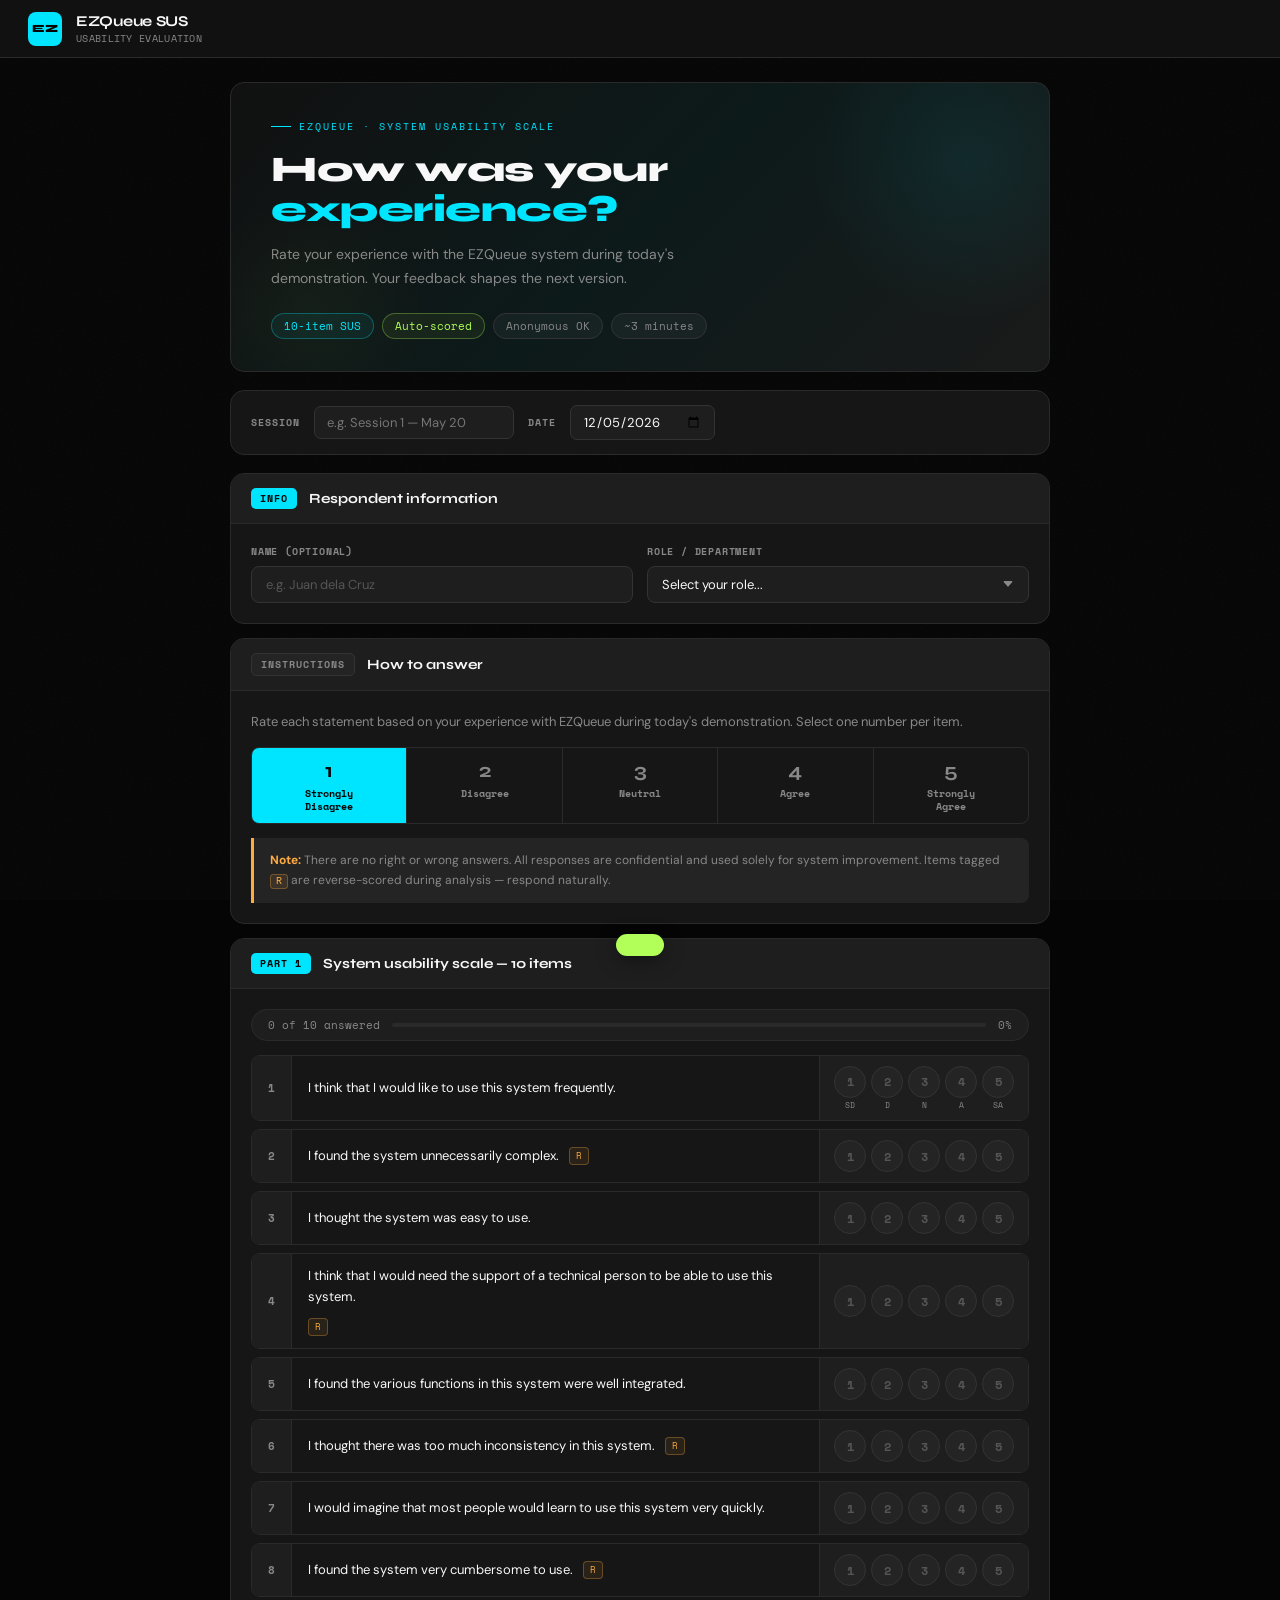
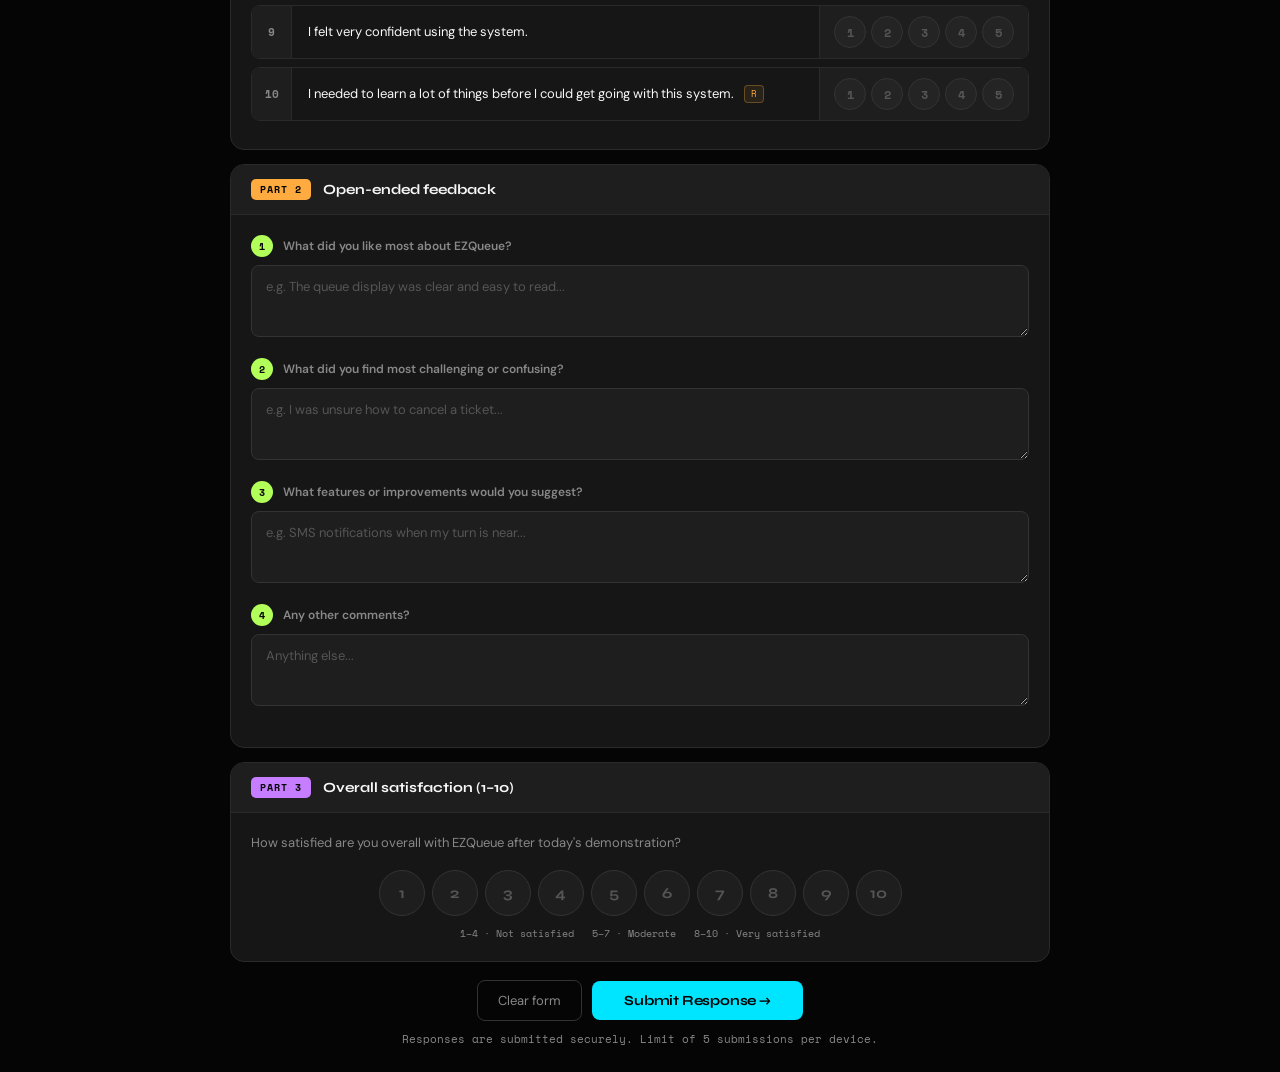
<file: public/index.html>
<!DOCTYPE html>
<html lang="en">
<head>
<meta charset="UTF-8">
<meta name="viewport" content="width=device-width, initial-scale=1.0">
<title>EZQueue — System Usability Scale</title>
<link rel="icon" type="image/png" href="ic_launcher.png" />
<link href="https://fonts.googleapis.com/css2?family=Syne:wght@400;500;600;700;800&family=Space+Mono:wght@400;700&family=DM+Sans:wght@300;400;500;600&display=swap" rel="stylesheet">
<link rel="stylesheet" href="survey.css">
<script src="survey.js" defer></script>
</head>
<body>
<div class="app">

<!-- TOP BAR -->
<div class="topbar">
  <div class="topbar-left">
    <div class="logo-sq">EZ</div>
    <div>
      <div class="brand">EZQueue SUS</div>
      <div class="brand-sub">USABILITY EVALUATION</div>
    </div>
  </div>
</div>

<!-- ═══════════════════ FORM VIEW ═══════════════════ -->
<div class="view active" id="view-form">

  <!-- HERO -->
  <div class="hero">
    <div class="hero-eyebrow">EZQueue · System Usability Scale</div>
    <h1>How was your<br><span>experience?</span></h1>
    <p>Rate your experience with the EZQueue system during today's demonstration. Your feedback shapes the next version.</p>
    <div class="hero-chips">
      <span class="chip c-cyan">10-item SUS</span>
      <span class="chip c-lime">Auto-scored</span>
      <span class="chip">Anonymous OK</span>
      <span class="chip">~3 minutes</span>
    </div>
  </div>

  <!-- SESSION BAR -->
  <div class="session-bar">
    <label>Session</label>
    <input type="text" id="session-name" class="session-name-input" placeholder="e.g. Session 1 — May 20">
    <label>Date</label>
    <input type="date" id="session-date" class="session-date-input">
    <div class="spacer"></div>
  </div>

  <!-- THANK YOU STATE -->
  <div id="thank-you">
    <div class="ty-icon">✓</div>
    <div class="ty-title">Response recorded</div>
    <div class="ty-sub">Thank you for your time. Your feedback has been saved and will be used to improve EZQueue before the next release.</div>
    <button class="btn-primary" onclick="resetForm()">Start next respondent →</button>
  </div>

  <!-- FORM BODY -->
  <div id="form-body">

    <!-- RESPONDENT INFO -->
    <div class="form-card">
      <div class="form-card-head">
        <span class="part-tag">Info</span>
        <h3>Respondent information</h3>
      </div>
      <div class="form-card-body">
        <div class="info-grid">
          <div class="field"><label>Name (optional)</label><input type="text" id="r-name" placeholder="e.g. Juan dela Cruz"></div>
          <div class="field">
            <label>Role / department</label>
            <select id="r-role" required>
              <option value="" disabled selected>Select your role...</option>
              <option value="Clients(Students, Staff, Alumni, Visitors)">Clients(Students, Staff, Alumni, Visitors)</option>
              <option value="Teller/Staff">Teller/Staff</option>
              <option value="Manager/Office Head">Manager/Office Head</option>
            </select>
          </div>
        </div>
      </div>
    </div>

    <!-- INSTRUCTIONS -->
    <div class="form-card">
      <div class="form-card-head">
        <span class="part-tag dim-tag">Instructions</span>
        <h3>How to answer</h3>
      </div>
      <div class="form-card-body">
        <p class="instruction-intro">Rate each statement based on your experience with EZQueue during today's demonstration. Select one number per item.</p>
        <div class="scale-legend">
          <div class="sc s1"><span class="n">1</span>Strongly<br>Disagree</div>
          <div class="sc s2"><span class="n">2</span>Disagree</div>
          <div class="sc s3"><span class="n">3</span>Neutral</div>
          <div class="sc s4"><span class="n">4</span>Agree</div>
          <div class="sc s5"><span class="n">5</span>Strongly<br>Agree</div>
        </div>
        <div class="note-box"><strong class="note-strong">Note:</strong> There are no right or wrong answers. All responses are confidential and used solely for system improvement. Items tagged <code class="note-code">R</code> are reverse-scored during analysis — respond naturally.</div>
      </div>
    </div>

    <!-- SUS ITEMS -->
    <div class="form-card">
      <div class="form-card-head">
        <span class="part-tag">Part 1</span>
        <h3>System usability scale — 10 items</h3>
      </div>
      <div class="form-card-body">
        <div class="prog-bar">
          <span id="prog-text">0 of 10 answered</span>
          <div class="prog-track"><div class="prog-fill" id="prog-fill" style="width:0%"></div></div>
          <span id="prog-pct">0%</span>
        </div>
        <div id="sus-items"></div>
        <div class="score-panel" id="score-panel">
          <div>
            <div class="score-big" id="score-big">—</div>
            <div class="score-lbl">SUS Score</div>
          </div>
          <div class="score-detail">
            <div class="score-grade" id="score-grade"></div>
            <div class="score-desc" id="score-desc"></div>
            <div class="score-track2"><div class="score-fill2" id="score-fill2" style="width:0%"></div></div>
          </div>
        </div>
      </div>
    </div>

    <!-- OPEN-ENDED FEEDBACK -->
    <div class="form-card">
      <div class="form-card-head">
        <span class="part-tag amber">Part 2</span>
        <h3>Open-ended feedback</h3>
      </div>
      <div class="form-card-body">
        <div class="fb-field">
          <label><span class="qn">1</span>What did you like most about EZQueue?</label>
          <textarea id="fb1" placeholder="e.g. The queue display was clear and easy to read..." rows="2"></textarea>
        </div>
        <div class="fb-field">
          <label><span class="qn">2</span>What did you find most challenging or confusing?</label>
          <textarea id="fb2" placeholder="e.g. I was unsure how to cancel a ticket..." rows="2"></textarea>
        </div>
        <div class="fb-field">
          <label><span class="qn">3</span>What features or improvements would you suggest?</label>
          <textarea id="fb3" placeholder="e.g. SMS notifications when my turn is near..." rows="2"></textarea>
        </div>
        <div class="fb-field">
          <label><span class="qn">4</span>Any other comments?</label>
          <textarea id="fb4" placeholder="Anything else..." rows="2"></textarea>
        </div>
      </div>
    </div>

    <!-- SATISFACTION -->
    <div class="form-card">
      <div class="form-card-head">
        <span class="part-tag violet">Part 3</span>
        <h3>Overall satisfaction (1–10)</h3>
      </div>
      <div class="form-card-body">
        <p class="sat-intro">How satisfied are you overall with EZQueue after today's demonstration?</p>
        <div class="sat-row" id="sat-row"></div>
        <div class="sat-leg"><span>1–4 · Not satisfied</span><span>5–7 · Moderate</span><span>8–10 · Very satisfied</span></div>
      </div>
    </div>

    <div class="error-msg" id="err-submit">⚠ Something went wrong while submitting. Please try again.</div>

    <div class="submit-row">
      <button class="btn-ghost" onclick="resetForm()">Clear form</button>
      <button class="btn-primary" id="submit-btn" onclick="submitForm()">Submit Response →</button>
    </div>
    <p class="submit-note">Responses are submitted securely. Limit of 5 submissions per device.</p>
  </div>
</div>

</div><!-- /app -->
<div class="toast" id="toast"></div>


</body>
</html>
</file>
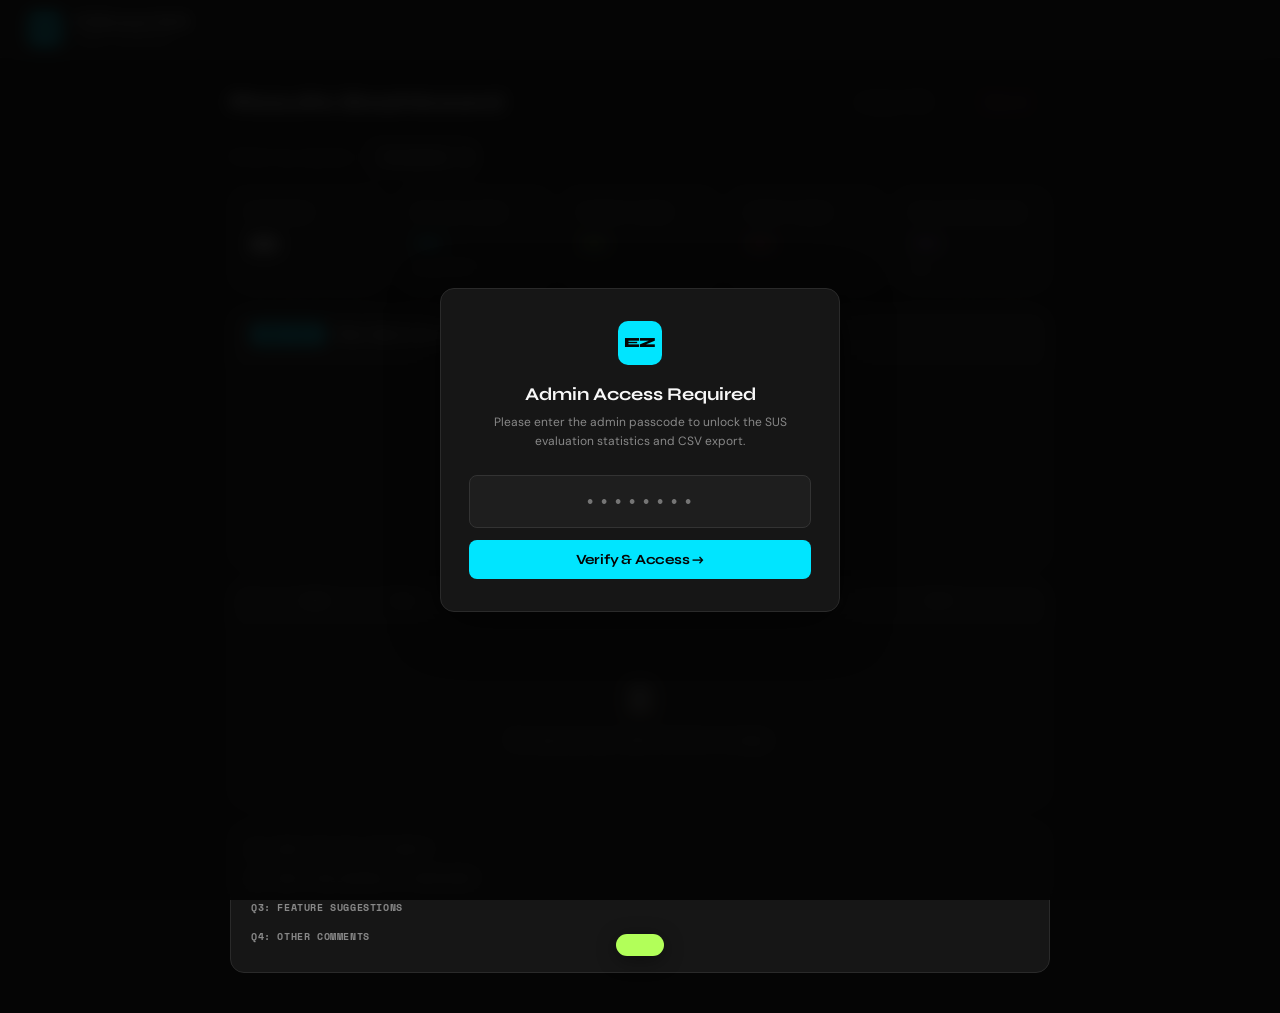
<file: public/dashboard.html>
<!DOCTYPE html>
<html lang="en">
<head>
<meta charset="UTF-8">
<meta name="viewport" content="width=device-width, initial-scale=1.0">
<title>EZQueue SUS — Results Dashboard</title>
<link rel="icon" type="image/png" href="ic_launcher.png" />
<link href="https://fonts.googleapis.com/css2?family=Syne:wght@400;500;600;700;800&family=Space+Mono:wght@400;700&family=DM+Sans:wght@300;400;500;600&display=swap" rel="stylesheet">
<link rel="stylesheet" href="dashboard.css">
<script src="dashboard.js" defer></script>
</head>
<body>
<div class="app">

<!-- PASSCODE OVERLAY -->
<!-- PASSCODE OVERLAY -->
<div id="passcode-overlay" class="passcode-overlay">
  <div class="passcode-card">
    <div class="logo-sq logo-sq-lg">EZ</div>
    <h3 class="passcode-title">Admin Access Required</h3>
    <p class="passcode-desc">Please enter the admin passcode to unlock the SUS evaluation statistics and CSV export.</p>
    <input type="password" id="admin-passcode" placeholder="••••••••" class="passcode-input">
    <div id="passcode-error" class="passcode-error">Invalid passcode. Please try again.</div>
    <button class="btn-primary passcode-btn" onclick="verifyPasscode()">Verify &amp; Access →</button>
  </div>
</div>

<!-- TOP BAR -->
<div class="topbar">
  <div class="topbar-left">
    <div class="logo-sq">EZ</div>
    <div>
      <div class="brand">EZQueue SUS</div>
      <div class="brand-sub">ADMIN DASHBOARD</div>
    </div>
  </div>
</div>

<!-- ═══════════════════ DASHBOARD VIEW ═══════════════════ -->
<div class="view" id="view-dash">
  <div class="dash-header">
    <div class="dash-title">Results Dashboard</div>
    <div class="dash-actions">
      <button class="btn-ghost btn-csv" onclick="exportCSV()">↓ Export CSV</button>
      <button class="btn-ghost btn-clear" onclick="clearAll()">Clear all</button>
    </div>
  </div>

  <div class="session-filter">
    <label>Filter by session:</label>
    <select id="sess-filter" onchange="renderDash()">
      <option value="all">All sessions</option>
    </select>
    <span id="filter-count" class="filter-count"></span>
  </div>

  <div class="stats-grid">
    <div class="stat-card"><div class="stat-label">Responses</div><div class="stat-val stat-val-white" id="stat-n">0</div></div>
    <div class="stat-card"><div class="stat-label">Avg SUS Score</div><div class="stat-val" id="stat-avg">—</div><div class="stat-sub" id="stat-grade">No data yet</div></div>
    <div class="stat-card"><div class="stat-label">Highest Score</div><div class="stat-val stat-val-lime" id="stat-hi">—</div></div>
    <div class="stat-card"><div class="stat-label">Lowest Score</div><div class="stat-val stat-val-rose" id="stat-lo">—</div></div>
    <div class="stat-card"><div class="stat-label">Avg Satisfaction</div><div class="stat-val stat-val-violet" id="stat-sat">—</div><div class="stat-sub">/10</div></div>
  </div>

  <!-- ITEM AVERAGES -->
  <div class="form-card" id="item-avg-card">
    <div class="form-card-head">
      <span class="part-tag">Analysis</span>
      <h3>Per-item average ratings</h3>
    </div>
    <div class="form-card-body" id="item-avg-body">
      <div class="empty-state"><span class="empty-icon">📊</span>Submit at least one response to see item averages.</div>
    </div>
  </div>

  <!-- RESPONSES TABLE -->
  <div class="responses-table">
    <table class="rtable">
      <thead>
        <tr>
          <th>#</th><th>Name</th><th>Role</th><th>Session</th><th>SUS Score</th><th>Satisfaction</th><th>Date</th><th></th>
        </tr>
      </thead>
      <tbody id="resp-tbody">
        <tr><td colspan="8"><div class="empty-state"><span class="empty-icon">📋</span>No responses yet. Submit the form to begin.</div></td></tr>
      </tbody>
    </table>
  </div>

  <!-- QUALITATIVE FEEDBACK -->
  <div class="feedback-section">
    <div class="fb-q-label">Q1: What did you like most?</div>
    <div id="fb-q1"></div>
    <div class="fb-q-label">Q2: Most challenging or confusing?</div>
    <div id="fb-q2"></div>
    <div class="fb-q-label">Q3: Feature suggestions</div>
    <div id="fb-q3"></div>
    <div class="fb-q-label">Q4: Other comments</div>
    <div id="fb-q4"></div>
  </div>
</div>

</div><!-- /app -->
<div class="toast" id="toast"></div>


</body>
</html>
</file>
<file: public/survey.css>
:root {
  --black:    #050505;
  --ink:      #111111;
  --deep:     #1a1a1a;
  --carbon:   #232323;
  --muted:    #555555;
  --dim:      #888888;
  --border:   #2a2a2a;
  --border2:  #333333;
  --surface:  #161616;
  --surface2: #1e1e1e;
  --surface3: #242424;

  /* vibrant accent palette */
  --cyan:     #00e5ff;
  --lime:     #b2ff59;
  --amber:    #ffab40;
  --rose:     #ff4d6d;
  --violet:   #c77dff;
  --white:    #f8f8f8;

  --r: 10px;
  --rl: 14px;

  /* alias for reusable component */
  --color-text-primary: var(--white);
  --color-text-secondary: #aaaaaa;
  --color-text-tertiary: #666666;
  --color-background-primary: var(--surface);
  --color-background-secondary: var(--surface2);
  --color-background-tertiary: var(--black);
  --color-border-tertiary: var(--border);
  --color-border-secondary: var(--border2);
  --border-radius-md: 8px;
  --border-radius-lg: 12px;
  --font-sans: 'DM Sans', sans-serif;
  --font-mono: 'Space Mono', monospace;
}

*, *::before, *::after { box-sizing: border-box; margin: 0; padding: 0; }

body {
  font-family: 'DM Sans', sans-serif;
  background: var(--black);
  color: var(--white);
  min-height: 100vh;
  -webkit-font-smoothing: antialiased;
}

/* Noise overlay */
body::before {
  content: '';
  position: fixed;
  inset: 0;
  background-image: url("data:image/svg+xml,%3Csvg xmlns='http://www.w3.org/2000/svg' width='300' height='300'%3E%3Cfilter id='n'%3E%3CfeTurbulence type='fractalNoise' baseFrequency='0.85' numOctaves='4' stitchTiles='stitch'/%3E%3C/filter%3E%3Crect width='300' height='300' filter='url(%23n)' opacity='0.03'/%3E%3C/svg%3E");
  pointer-events: none;
  z-index: 0;
}

.app { position: relative; z-index: 1; display: flex; flex-direction: column; min-height: 100vh; }

/* Topbar */
.topbar {
  background: var(--ink);
  border-bottom: 1px solid var(--border);
  padding: 0 28px;
  height: 58px;
  display: flex;
  align-items: center;
  justify-content: space-between;
  position: sticky;
  top: 0;
  z-index: 100;
  gap: 16px;
}

.topbar-left { display: flex; align-items: center; gap: 14px; }

.logo-sq {
  width: 34px; height: 34px;
  background: var(--cyan);
  color: var(--black);
  font-family: 'Syne', sans-serif;
  font-weight: 800;
  font-size: 11px;
  letter-spacing: -.3px;
  display: flex; align-items: center; justify-content: center;
  border-radius: 8px;
  flex-shrink: 0;
}

.brand { font-family: 'Syne', sans-serif; font-weight: 700; font-size: 15px; letter-spacing: -.3px; }
.brand-sub { font-size: 10px; color: var(--dim); margin-top: 1px; font-family: 'Space Mono', monospace; letter-spacing: .3px; }

/* View & Containers */
.view { flex: 1; padding: 24px 20px; max-width: 860px; margin: 0 auto; width: 100%; }
.view.active { display: block; }

/* Session Bar */
.session-bar {
  background: var(--surface);
  border: 1px solid var(--border);
  border-radius: var(--rl);
  padding: 14px 20px;
  margin-bottom: 18px;
  display: flex;
  align-items: center;
  gap: 14px;
  flex-wrap: wrap;
}
.session-bar label {
  font-size: 10px;
  font-weight: 600;
  color: var(--dim);
  text-transform: uppercase;
  letter-spacing: 1px;
  white-space: nowrap;
  font-family: 'Space Mono', monospace;
}
.session-bar input,
.session-bar select {
  padding: 7px 12px;
  border: 1px solid var(--border2);
  border-radius: 7px;
  font-size: 13px;
  background: var(--surface2);
  color: var(--white);
  font-family: 'DM Sans', sans-serif;
  transition: border-color .15s;
}
.session-bar input:focus,
.session-bar select:focus {
  outline: none;
  border-color: var(--cyan);
  box-shadow: 0 0 0 3px rgba(0,229,255,.08);
}
.session-bar .spacer { flex: 1; }

.session-name-input { width: 200px; }
.session-date-input { width: 145px; }

/* Form Cards */
.form-card {
  background: var(--surface);
  border: 1px solid var(--border);
  border-radius: var(--rl);
  overflow: hidden;
  margin-bottom: 14px;
  transition: border-color .2s;
}
.form-card:hover { border-color: var(--border2); }

.form-card-head {
  padding: 14px 20px;
  border-bottom: 1px solid var(--border);
  display: flex;
  align-items: center;
  gap: 12px;
  background: var(--surface2);
}
.part-tag {
  font-size: 10px;
  font-weight: 700;
  letter-spacing: 1px;
  text-transform: uppercase;
  color: var(--black);
  background: var(--cyan);
  border-radius: 5px;
  padding: 3px 9px;
  white-space: nowrap;
  font-family: 'Space Mono', monospace;
}
.part-tag.amber { background: var(--amber); }
.part-tag.lime { background: var(--lime); }
.part-tag.violet { background: var(--violet); }
.part-tag.dim-tag { background: var(--surface3); color: var(--dim); border: 1px solid var(--border2); }

.form-card-head h3 { font-family: 'Syne', sans-serif; font-size: 14px; font-weight: 700; color: var(--white); }
.form-card-body { padding: 20px; }

/* Info fields */
.info-grid { display: grid; grid-template-columns: 1fr 1fr; gap: 14px; }
.field label {
  display: block;
  font-size: 10px;
  font-weight: 600;
  color: var(--dim);
  text-transform: uppercase;
  letter-spacing: .8px;
  margin-bottom: 7px;
  font-family: 'Space Mono', monospace;
}
.field input, .field select {
  width: 100%;
  padding: 9px 14px;
  border: 1px solid var(--border2);
  border-radius: 8px;
  font-size: 13px;
  background: var(--surface2);
  color: var(--white);
  font-family: 'DM Sans', sans-serif;
  transition: all .15s;
}
.field select {
  cursor: pointer;
  appearance: none;
  background-image: url("data:image/svg+xml,%3Csvg xmlns='http://www.w3.org/2000/svg' width='12' height='12' fill='%23888888' viewBox='0 0 16 16'%3E%3Cpath d='M7.247 11.14 2.451 5.658C1.885 5.013 2.345 4 3.204 4h9.592a1 1 0 0 1 .753 1.659l-4.796 5.48a1 1 0 0 1-1.506 0z'/%3E%3C/svg%3E");
  background-repeat: no-repeat;
  background-position: calc(100% - 14px) center;
  padding-right: 36px;
}
.field input:focus, .field select:focus {
  outline: none;
  border-color: var(--cyan);
  box-shadow: 0 0 0 3px rgba(0,229,255,.08);
}
.field input::placeholder { color: var(--muted); }

/* Instructions and notes */
.instruction-intro {
  font-size: 13px;
  color: var(--dim);
  line-height: 1.7;
  margin-bottom: 12px;
}

.note-box {
  background: var(--surface3);
  border-left: 3px solid var(--amber);
  border-radius: 0 8px 8px 0;
  padding: 12px 16px;
  font-size: 12px;
  color: var(--dim);
  line-height: 1.7;
  margin-top: 12px;
}
.note-strong { color: var(--amber); }
.note-code {
  font-size: 10px;
  background: rgba(255,171,64,.1);
  color: var(--amber);
  padding: 1px 5px;
  border-radius: 3px;
  border: 1px solid rgba(255,171,64,.3);
}

/* Likert scale headers & elements */
.scale-legend {
  display: flex;
  border: 1px solid var(--border);
  border-radius: 8px;
  overflow: hidden;
  margin: 14px 0;
}
.sc {
  flex: 1;
  text-align: center;
  padding: 10px 4px;
  font-size: 10px;
  font-weight: 600;
  line-height: 1.3;
  border-right: 1px solid var(--border);
  font-family: 'Space Mono', monospace;
  color: var(--dim);
}
.sc:last-child { border-right: none; }
.sc .n { font-size: 20px; font-weight: 700; display: block; margin-bottom: 3px; font-family: 'Syne', sans-serif; }
.sc.s1 { background: var(--cyan); color: var(--black); }
.sc.s1 .n { color: var(--black); }

/* Progress bar */
.prog-bar {
  background: var(--surface2);
  border: 1px solid var(--border);
  border-radius: 20px;
  padding: 7px 16px;
  display: flex;
  align-items: center;
  gap: 12px;
  margin-bottom: 14px;
  font-size: 11px;
  color: var(--dim);
  font-family: 'Space Mono', monospace;
}
.prog-track { flex: 1; height: 4px; background: var(--border); border-radius: 99px; overflow: hidden; }
.prog-fill { height: 100%; background: var(--cyan); border-radius: 99px; transition: width .3s ease; }

/* SUS Questions */
.sus-item {
  display: flex;
  align-items: stretch;
  border: 1px solid var(--border);
  border-radius: 9px;
  margin-bottom: 8px;
  overflow: hidden;
  transition: border-color .2s, box-shadow .2s;
}
.sus-item:hover { border-color: var(--border2); }
.sus-item.answered { border-color: var(--cyan); box-shadow: 0 0 0 1px rgba(0,229,255,.15); }

.item-num {
  width: 40px; min-width: 40px;
  display: flex; align-items: center; justify-content: center;
  font-size: 11px; font-weight: 700;
  color: var(--dim);
  background: var(--surface2);
  border-right: 1px solid var(--border);
  flex-shrink: 0;
  font-family: 'Space Mono', monospace;
}
.sus-item.answered .item-num { color: var(--cyan); }

.item-text {
  flex: 1;
  padding: 12px 16px;
  font-size: 13px;
  line-height: 1.6;
  color: var(--white);
  display: flex;
  align-items: center;
  gap: 10px;
  flex-wrap: wrap;
}
.rtag {
  font-size: 9px;
  color: var(--amber);
  border: 1px solid rgba(255,171,64,.3);
  background: rgba(255,171,64,.08);
  border-radius: 4px;
  padding: 1px 6px;
  font-family: 'Space Mono', monospace;
  flex-shrink: 0;
}

.radios {
  display: flex;
  gap: 5px;
  padding: 10px 14px;
  align-items: center;
  background: var(--surface2);
  border-left: 1px solid var(--border);
  flex-shrink: 0;
}
.rb { cursor: pointer; display: flex; flex-direction: column; align-items: center; gap: 3px; }
.rb input { display: none; }
.rbc {
  width: 32px; height: 32px;
  border-radius: 50%;
  border: 1px solid var(--border2);
  display: flex; align-items: center; justify-content: center;
  font-size: 12px; font-weight: 700;
  color: var(--muted);
  background: var(--surface3);
  transition: all .15s;
  user-select: none;
  font-family: 'Space Mono', monospace;
}
.rb:hover .rbc { border-color: var(--cyan); color: var(--cyan); background: rgba(0,229,255,.06); }
.rb input:checked + .rbc { background: var(--cyan); border-color: var(--cyan); color: var(--black); }
.rb-l { font-size: 8px; color: var(--dim); text-align: center; line-height: 1.2; max-width: 32px; font-family: 'Space Mono', monospace; }

/* Score calculations card */
.score-panel {
  display: none;
  background: linear-gradient(135deg, var(--ink) 0%, var(--deep) 100%);
  border: 1px solid var(--cyan);
  box-shadow: 0 0 40px rgba(0,229,255,.12), inset 0 1px 0 rgba(0,229,255,.1);
  border-radius: var(--rl);
  padding: 22px 26px;
  margin: 14px 0;
  gap: 22px;
  align-items: center;
  flex-wrap: wrap;
}
.score-big { font-size: 56px; font-weight: 800; line-height: 1; font-family: 'Syne', sans-serif; color: var(--cyan); }
.score-lbl { font-size: 10px; color: var(--dim); letter-spacing: 1px; text-transform: uppercase; font-family: 'Space Mono', monospace; margin-top: 3px; }
.score-detail { flex: 1; }
.score-grade { font-family: 'Syne', sans-serif; font-size: 17px; font-weight: 700; color: var(--white); margin-bottom: 4px; }
.score-desc { font-size: 12px; color: var(--dim); line-height: 1.5; }
.score-track2 { height: 3px; background: var(--border2); border-radius: 99px; margin-top: 12px; overflow: hidden; }
.score-fill2 { height: 100%; background: var(--cyan); border-radius: 99px; transition: width .5s ease; }

/* Feedback fields */
.fb-field { margin-bottom: 16px; }
.fb-field label {
  display: flex; align-items: center; gap: 10px;
  font-size: 12px; font-weight: 600; color: var(--dim);
  margin-bottom: 8px;
}
.qn {
  width: 22px; height: 22px;
  border-radius: 50%;
  background: var(--lime);
  color: var(--black);
  font-size: 10px; font-weight: 700;
  display: flex; align-items: center; justify-content: center;
  flex-shrink: 0;
  font-family: 'Space Mono', monospace;
}
.fb-field textarea {
  width: 100%;
  border: 1px solid var(--border2);
  border-radius: 8px;
  padding: 11px 14px;
  font-family: 'DM Sans', sans-serif;
  font-size: 13px;
  color: var(--white);
  background: var(--surface2);
  resize: vertical;
  min-height: 72px;
  line-height: 1.6;
  transition: all .15s;
}
.fb-field textarea:focus {
  outline: none;
  border-color: var(--lime);
  box-shadow: 0 0 0 3px rgba(178,255,89,.07);
}
.fb-field textarea::placeholder { color: var(--muted); }

/* Overall Satisfaction scale */
.sat-intro {
  font-size: 13px;
  color: var(--dim);
  line-height: 1.6;
  margin-bottom: 4px;
}
.sat-row { display: flex; gap: 7px; flex-wrap: wrap; justify-content: center; margin: 16px 0 10px; }
.sb { cursor: pointer; display: flex; flex-direction: column; align-items: center; }
.sb input { display: none; }
.sbc {
  width: 46px; height: 46px;
  border-radius: 50%;
  border: 1px solid var(--border2);
  display: flex; align-items: center; justify-content: center;
  font-size: 15px; font-weight: 700;
  font-family: 'Syne', sans-serif;
  color: var(--muted);
  background: var(--surface2);
  transition: all .15s;
}
.sb:hover .sbc { border-color: var(--violet); color: var(--violet); background: rgba(199,125,255,.07); }
.sb input:checked + .sbc { background: var(--violet); border-color: var(--violet); color: var(--black); }
.sat-leg { display: flex; justify-content: center; gap: 18px; font-size: 10px; color: var(--dim); margin-top: 6px; font-family: 'Space Mono', monospace; }

/* Submission styling */
.error-msg {
  display: none;
  background: rgba(255, 77, 109, 0.1);
  border: 1px solid rgba(255, 77, 109, 0.3);
  color: var(--rose);
  padding: 12px 16px;
  border-radius: 8px;
  font-size: 13px;
  margin-top: 14px;
  text-align: center;
  line-height: 1.5;
}
.error-msg.show { display: block; }

.submit-row { display: flex; gap: 10px; align-items: center; justify-content: center; margin-top: 18px; flex-wrap: wrap; }
.btn-primary {
  padding: 11px 32px;
  background: var(--cyan);
  color: var(--black);
  border: none;
  border-radius: 8px;
  font-family: 'Syne', sans-serif;
  font-size: 14px;
  font-weight: 700;
  cursor: pointer;
  transition: all .15s;
  letter-spacing: -.2px;
}
.btn-primary:hover { background: #33eaff; transform: translateY(-1px); box-shadow: 0 4px 20px rgba(0,229,255,.25); }
.btn-primary:active { transform: translateY(0); }
.btn-ghost {
  padding: 11px 20px;
  background: transparent;
  color: var(--dim);
  border: 1px solid var(--border2);
  border-radius: 8px;
  font-family: 'DM Sans', sans-serif;
  font-size: 13px;
  cursor: pointer;
  transition: all .15s;
}
.btn-ghost:hover { background: var(--surface2); color: var(--white); }
.submit-note { font-size: 11px; color: var(--dim); text-align: center; margin-top: 10px; line-height: 1.5; font-family: 'Space Mono', monospace; }

/* Success state */
#thank-you {
  display: none;
  text-align: center;
  padding: 60px 20px;
}
.ty-icon {
  width: 64px; height: 64px;
  border-radius: 50%;
  background: rgba(178,255,89,.1);
  border: 1px solid rgba(178,255,89,.3);
  display: flex; align-items: center; justify-content: center;
  margin: 0 auto 20px;
  font-size: 28px;
}
.ty-title { font-family: 'Syne', sans-serif; font-size: 24px; font-weight: 800; color: var(--white); margin-bottom: 10px; }
.ty-sub { font-size: 13px; color: var(--dim); margin-bottom: 28px; line-height: 1.7; max-width: 380px; margin-left: auto; margin-right: auto; }

/* Toast notifications */
.toast {
  position: fixed;
  bottom: 24px;
  left: 50%;
  transform: translateX(-50%) translateY(80px);
  background: var(--lime);
  color: var(--black);
  padding: 11px 24px;
  border-radius: 99px;
  font-size: 13px;
  font-weight: 700;
  font-family: 'Syne', sans-serif;
  transition: transform .3s cubic-bezier(.34,1.56,.64,1);
  z-index: 999;
  pointer-events: none;
  white-space: nowrap;
  box-shadow: 0 4px 20px rgba(0,0,0,.4);
}
.toast.show { transform: translateX(-50%) translateY(0); }

/* Hero sections */
.hero {
  background: linear-gradient(135deg, var(--ink) 0%, #0d1a1a 50%, var(--deep) 100%);
  border: 1px solid var(--border);
  border-radius: var(--rl);
  padding: 36px 40px 32px;
  margin-bottom: 18px;
  position: relative;
  overflow: hidden;
}
.hero::before {
  content: '';
  position: absolute;
  top: -80px; right: -80px;
  width: 320px; height: 320px;
  border-radius: 50%;
  background: radial-gradient(circle, rgba(0,229,255,.08) 0%, transparent 70%);
  pointer-events: none;
}
.hero::after {
  content: '';
  position: absolute;
  bottom: -60px; left: -40px;
  width: 240px; height: 240px;
  border-radius: 50%;
  background: radial-gradient(circle, rgba(178,255,89,.04) 0%, transparent 70%);
  pointer-events: none;
}
.hero-eyebrow {
  font-family: 'Space Mono', monospace;
  font-size: 10px;
  letter-spacing: 2px;
  text-transform: uppercase;
  color: var(--cyan);
  margin-bottom: 16px;
  display: flex; align-items: center; gap: 8px;
}
.hero-eyebrow::before {
  content: '';
  display: inline-block;
  width: 20px; height: 1px;
  background: var(--cyan);
}
.hero h1 {
  font-family: 'Syne', sans-serif;
  font-size: 36px;
  font-weight: 800;
  line-height: 1.1;
  margin-bottom: 14px;
  letter-spacing: -.5px;
}
.hero h1 span { color: var(--cyan); }
.hero p {
  font-size: 14px;
  color: var(--dim);
  line-height: 1.7;
  max-width: 500px;
  margin-bottom: 22px;
}
.hero-chips { display: flex; flex-wrap: wrap; gap: 8px; }
.chip {
  background: rgba(255,255,255,.04);
  border: 1px solid var(--border2);
  color: var(--dim);
  font-size: 11px;
  padding: 4px 12px;
  border-radius: 20px;
  font-weight: 500;
  font-family: 'Space Mono', monospace;
}
.chip.c-cyan { border-color: rgba(0,229,255,.3); color: var(--cyan); background: rgba(0,229,255,.06); }
.chip.c-lime { border-color: rgba(178,255,89,.3); color: var(--lime); background: rgba(178,255,89,.06); }

/* Responsive adjustments */
@media (max-width: 768px) {
  .sus-item {
    display: grid;
    grid-template-columns: 40px 1fr;
    grid-template-rows: auto auto;
  }
  .item-num {
    grid-column: 1;
    grid-row: 1;
    width: 40px;
    height: auto;
    border-right: none;
    border-bottom: none;
    background: transparent;
    justify-content: center;
    align-items: flex-start;
    padding-top: 13px;
  }
  .item-text {
    grid-column: 2;
    grid-row: 1;
    width: 100%;
    padding: 12px 14px 12px 0;
  }
  .radios {
    grid-column: 1 / span 2;
    grid-row: 2;
    width: 100%;
    border-left: none;
    border-top: 1px solid var(--border);
    justify-content: space-between;
    padding: 10px 14px;
  }
}

@media (max-width: 600px) {
  .topbar { padding: 0 16px; }
  .view { padding: 16px 12px; }
  .hero { padding: 24px 20px 20px; }
  .hero h1 { font-size: 26px; }
  .info-grid { grid-template-columns: 1fr; }
  .radios { padding: 8px 10px; gap: 4px; }
  .rbc { width: 28px; height: 28px; font-size: 11px; }
  .sbc { width: 38px; height: 38px; font-size: 13px; }
  .session-bar { flex-direction: column; align-items: flex-start; gap: 8px; }
}
</file>
<file: public/dashboard.css>
:root {
  --black:    #050505;
  --ink:      #111111;
  --deep:     #1a1a1a;
  --carbon:   #232323;
  --muted:    #555555;
  --dim:      #888888;
  --border:   #2a2a2a;
  --border2:  #333333;
  --surface:  #161616;
  --surface2: #1e1e1e;
  --surface3: #242424;

  /* vibrant accent palette */
  --cyan:     #00e5ff;
  --lime:     #b2ff59;
  --amber:    #ffab40;
  --rose:     #ff4d6d;
  --violet:   #c77dff;
  --white:    #f8f8f8;

  --r: 10px;
  --rl: 14px;

  /* alias for reusable component */
  --color-text-primary: var(--white);
  --color-text-secondary: #aaaaaa;
  --color-text-tertiary: #666666;
  --color-background-primary: var(--surface);
  --color-background-secondary: var(--surface2);
  --color-background-tertiary: var(--black);
  --color-border-tertiary: var(--border);
  --color-border-secondary: var(--border2);
  --border-radius-md: 8px;
  --border-radius-lg: 12px;
  --font-sans: 'DM Sans', sans-serif;
  --font-mono: 'Space Mono', monospace;
}

*, *::before, *::after { box-sizing: border-box; margin: 0; padding: 0; }

body {
  font-family: 'DM Sans', sans-serif;
  background: var(--black);
  color: var(--white);
  min-height: 100vh;
  -webkit-font-smoothing: antialiased;
}

/* Noise overlay */
body::before {
  content: '';
  position: fixed;
  inset: 0;
  background-image: url("data:image/svg+xml,%3Csvg xmlns='http://www.w3.org/2000/svg' width='300' height='300'%3E%3Cfilter id='n'%3E%3CfeTurbulence type='fractalNoise' baseFrequency='0.85' numOctaves='4' stitchTiles='stitch'/%3E%3C/filter%3E%3Crect width='300' height='300' filter='url(%23n)' opacity='0.03'/%3E%3C/svg%3E");
  pointer-events: none;
  z-index: 0;
}

.app { position: relative; z-index: 1; display: flex; flex-direction: column; min-height: 100vh; }

/* Topbar */
.topbar {
  background: var(--ink);
  border-bottom: 1px solid var(--border);
  padding: 0 28px;
  height: 58px;
  display: flex;
  align-items: center;
  justify-content: space-between;
  position: sticky;
  top: 0;
  z-index: 100;
  gap: 16px;
}

.topbar-left { display: flex; align-items: center; gap: 14px; }

.logo-sq {
  width: 34px; height: 34px;
  background: var(--cyan);
  color: var(--black);
  font-family: 'Syne', sans-serif;
  font-weight: 800;
  font-size: 11px;
  letter-spacing: -.3px;
  display: flex; align-items: center; justify-content: center;
  border-radius: 8px;
  flex-shrink: 0;
}

.brand { font-family: 'Syne', sans-serif; font-weight: 700; font-size: 15px; letter-spacing: -.3px; }
.brand-sub { font-size: 10px; color: var(--dim); margin-top: 1px; font-family: 'Space Mono', monospace; letter-spacing: .3px; }

/* View & Containers */
.view { flex: 1; padding: 24px 20px; max-width: 860px; margin: 0 auto; width: 100%; }

/* Form Cards */
.form-card {
  background: var(--surface);
  border: 1px solid var(--border);
  border-radius: var(--rl);
  overflow: hidden;
  margin-bottom: 14px;
  transition: border-color .2s;
}
.form-card:hover { border-color: var(--border2); }

.form-card-head {
  padding: 14px 20px;
  border-bottom: 1px solid var(--border);
  display: flex;
  align-items: center;
  gap: 12px;
  background: var(--surface2);
}
.part-tag {
  font-size: 10px;
  font-weight: 700;
  letter-spacing: 1px;
  text-transform: uppercase;
  color: var(--black);
  background: var(--cyan);
  border-radius: 5px;
  padding: 3px 9px;
  white-space: nowrap;
  font-family: 'Space Mono', monospace;
}

.form-card-head h3 { font-family: 'Syne', sans-serif; font-size: 14px; font-weight: 700; color: var(--white); }
.form-card-body { padding: 20px; }

/* Buttons */
.btn-primary {
  padding: 11px 32px;
  background: var(--cyan);
  color: var(--black);
  border: none;
  border-radius: 8px;
  font-family: 'Syne', sans-serif;
  font-size: 14px;
  font-weight: 700;
  cursor: pointer;
  transition: all .15s;
  letter-spacing: -.2px;
}
.btn-primary:hover { background: #33eaff; transform: translateY(-1px); box-shadow: 0 4px 20px rgba(0,229,255,.25); }
.btn-primary:active { transform: translateY(0); }
.btn-ghost {
  padding: 11px 20px;
  background: transparent;
  color: var(--dim);
  border: 1px solid var(--border2);
  border-radius: 8px;
  font-family: 'DM Sans', sans-serif;
  font-size: 13px;
  cursor: pointer;
  transition: all .15s;
}
.btn-ghost:hover { background: var(--surface2); color: var(--white); }

/* Dashboard Headers & Actions */
.dash-header {
  display: flex; align-items: center; gap: 12px;
  margin-bottom: 18px; flex-wrap: wrap;
}
.dash-title { font-family: 'Syne', sans-serif; font-size: 18px; font-weight: 800; flex: 1; }
.dash-actions { display: flex; gap: 8px; }

.btn-csv { font-size: 12px; }
.btn-clear { font-size: 12px; color: var(--rose); }

/* PASSCODE OVERLAY */
.passcode-overlay {
  position: fixed;
  inset: 0;
  background: rgba(5,5,5,0.92);
  backdrop-filter: blur(8px);
  display: flex;
  align-items: center;
  justify-content: center;
  z-index: 1000;
  box-sizing: border-box;
  padding: 20px;
}
.passcode-card {
  background: var(--surface);
  border: 1px solid var(--border);
  border-radius: var(--rl);
  padding: 32px 28px;
  width: 100%;
  max-width: 400px;
  text-align: center;
  box-shadow: 0 12px 48px rgba(0,0,0,0.6);
}
.logo-sq-lg {
  margin: 0 auto 18px;
  width: 44px;
  height: 44px;
  font-size: 14px;
  border-radius: 10px;
}
.passcode-title {
  font-family: 'Syne', sans-serif;
  margin-bottom: 8px;
  font-size: 18px;
}
.passcode-desc {
  font-size: 12px;
  color: var(--dim);
  margin-bottom: 24px;
  line-height: 1.6;
}
.passcode-input {
  width: 100%;
  padding: 11px 14px;
  background: var(--surface2);
  border: 1px solid var(--border2);
  border-radius: 8px;
  color: var(--white);
  font-family: 'Space Mono', monospace;
  text-align: center;
  font-size: 20px;
  letter-spacing: 2px;
  margin-bottom: 12px;
  box-sizing: border-box;
}
.passcode-input:focus {
  outline: none;
  border-color: var(--cyan);
}
.passcode-error {
  color: var(--rose);
  font-size: 12px;
  margin-bottom: 14px;
  display: none;
}
.passcode-btn {
  width: 100%;
  padding: 11px;
}

/* Stats grid */
.stats-grid {
  display: grid;
  grid-template-columns: repeat(auto-fit, minmax(130px, 1fr));
  gap: 10px;
  margin-bottom: 18px;
}
.stat-card {
  background: var(--surface);
  border: 1px solid var(--border);
  border-radius: var(--rl);
  padding: 16px 18px;
  transition: border-color .2s;
}
.stat-card:hover { border-color: var(--border2); }
.stat-label { font-size: 10px; color: var(--dim); text-transform: uppercase; letter-spacing: .8px; margin-bottom: 8px; font-family: 'Space Mono', monospace; }
.stat-val { font-size: 28px; font-weight: 800; font-family: 'Syne', sans-serif; line-height: 1; color: var(--cyan); }
.stat-val-white { color: var(--white); }
.stat-val-lime { color: var(--lime); }
.stat-val-rose { color: var(--rose); }
.stat-val-violet { color: var(--violet); }
.stat-sub { font-size: 11px; color: var(--muted); margin-top: 4px; }

/* Filter */
.session-filter { display: flex; gap: 10px; align-items: center; margin-bottom: 14px; flex-wrap: wrap; }
.session-filter select {
  padding: 7px 12px;
  border: 1px solid var(--border2);
  border-radius: 7px;
  font-size: 12px;
  background: var(--surface);
  color: var(--white);
  font-family: 'DM Sans', sans-serif;
  cursor: pointer;
}
.session-filter select:focus { outline: none; border-color: var(--cyan); }
.session-filter label { font-size: 11px; color: var(--dim); font-family: 'Space Mono', monospace; }
.filter-count { font-size: 11px; color: var(--dim); font-family: 'Space Mono', monospace; }

/* Table */
.responses-table {
  background: var(--surface);
  border: 1px solid var(--border);
  border-radius: var(--rl);
  overflow: hidden;
  margin-bottom: 16px;
}
.rtable { width: 100%; border-collapse: collapse; font-size: 12px; }
.rtable th {
  background: var(--surface2);
  padding: 10px 14px;
  text-align: left;
  font-weight: 700;
  font-size: 10px;
  color: var(--dim);
  text-transform: uppercase;
  letter-spacing: .6px;
  border-bottom: 1px solid var(--border);
  font-family: 'Space Mono', monospace;
}
.rtable td { padding: 10px 14px; border-bottom: 1px solid var(--border); vertical-align: middle; color: var(--white); }
.rtable tr:last-child td { border-bottom: none; }
.rtable tr:hover td { background: var(--surface2); }

.score-pill {
  display: inline-block;
  padding: 3px 10px;
  border-radius: 20px;
  font-size: 11px;
  font-family: 'Space Mono', monospace;
  font-weight: 700;
}
.score-pill.hi { background: rgba(0,229,255,.15); color: var(--cyan); border: 1px solid rgba(0,229,255,.3); }
.score-pill.md { background: rgba(178,255,89,.1); color: var(--lime); border: 1px solid rgba(178,255,89,.25); }
.score-pill.lo { background: rgba(255,77,109,.1); color: var(--rose); border: 1px solid rgba(255,77,109,.25); }

/* Table cell styling classes mapped from inline styles */
.table-num-col { font-family: 'Space Mono', monospace; color: var(--dim); }
.table-muted-col { color: var(--muted); }
.table-dim-col { color: var(--dim); }
.table-mono-col { font-family: 'Space Mono', monospace; }
.table-delete-btn {
  background: none;
  border: none;
  cursor: pointer;
  color: var(--muted);
  font-size: 16px;
  padding: 2px 6px;
  line-height: 1;
  transition: color 0.15s;
}
.table-delete-btn:hover {
  color: var(--rose);
}

/* Item Averages */
.item-avg-grid { display: grid; grid-template-columns: 1fr; gap: 7px; margin-bottom: 16px; }
.item-avg-row { display: flex; align-items: center; gap: 12px; font-size: 12px; }
.item-avg-num { width: 20px; text-align: right; color: var(--dim); font-family: 'Space Mono', monospace; flex-shrink: 0; font-size: 11px; }
.item-avg-bar-wrap { flex: 1; height: 6px; background: var(--surface3); border-radius: 99px; overflow: hidden; border: 1px solid var(--border); }
.item-avg-bar { height: 100%; border-radius: 99px; background: var(--cyan); transition: width .5s ease; }
.item-avg-val { width: 32px; text-align: right; font-family: 'Space Mono', monospace; color: var(--dim); flex-shrink: 0; font-size: 11px; }
.item-avg-text { flex: 2; color: var(--muted); overflow: hidden; text-overflow: ellipsis; white-space: nowrap; font-size: 11px; }

/* Feedback sections */
.feedback-section {
  background: var(--surface);
  border: 1px solid var(--border);
  border-radius: var(--rl);
  padding: 18px 20px;
  margin-bottom: 16px;
}
.fb-q-label {
  font-size: 10px;
  font-weight: 700;
  color: var(--dim);
  text-transform: uppercase;
  letter-spacing: .6px;
  margin-bottom: 10px;
  margin-top: 14px;
  font-family: 'Space Mono', monospace;
}
.fb-q-label:first-child { margin-top: 0; }
.fb-entry {
  border-left: 2px solid var(--border2);
  padding: 7px 12px;
  margin-bottom: 7px;
  font-size: 13px;
  color: var(--white);
  line-height: 1.6;
  border-radius: 0 6px 6px 0;
}
.fb-entry:hover { border-left-color: var(--lime); background: rgba(178,255,89,.03); }
.fb-entry-meta { font-size: 10px; color: var(--dim); margin-top: 3px; font-family: 'Space Mono', monospace; }
.fb-empty { color: var(--dim); }
.fb-empty-italic { color: var(--dim); font-style: italic; }

.empty-state { text-align: center; padding: 48px 20px; color: var(--dim); font-size: 13px; }
.empty-icon { font-size: 32px; display: block; margin-bottom: 12px; opacity: .4; }

/* Toast */
.toast {
  position: fixed;
  bottom: 24px;
  left: 50%;
  transform: translateX(-50%) translateY(80px);
  background: var(--lime);
  color: var(--black);
  padding: 11px 24px;
  border-radius: 99px;
  font-size: 13px;
  font-weight: 700;
  font-family: 'Syne', sans-serif;
  transition: transform .3s cubic-bezier(.34,1.56,.64,1);
  z-index: 999;
  pointer-events: none;
  white-space: nowrap;
  box-shadow: 0 4px 20px rgba(0,0,0,.4);
}
.toast.show { transform: translateX(-50%) translateY(0); }

@media (max-width: 600px) {
  .topbar { padding: 0 16px; }
  .view { padding: 16px 12px; }
  .stat-val { font-size: 22px; }
  .session-filter { flex-direction: column; align-items: flex-start; gap: 8px; }
}
</file>
